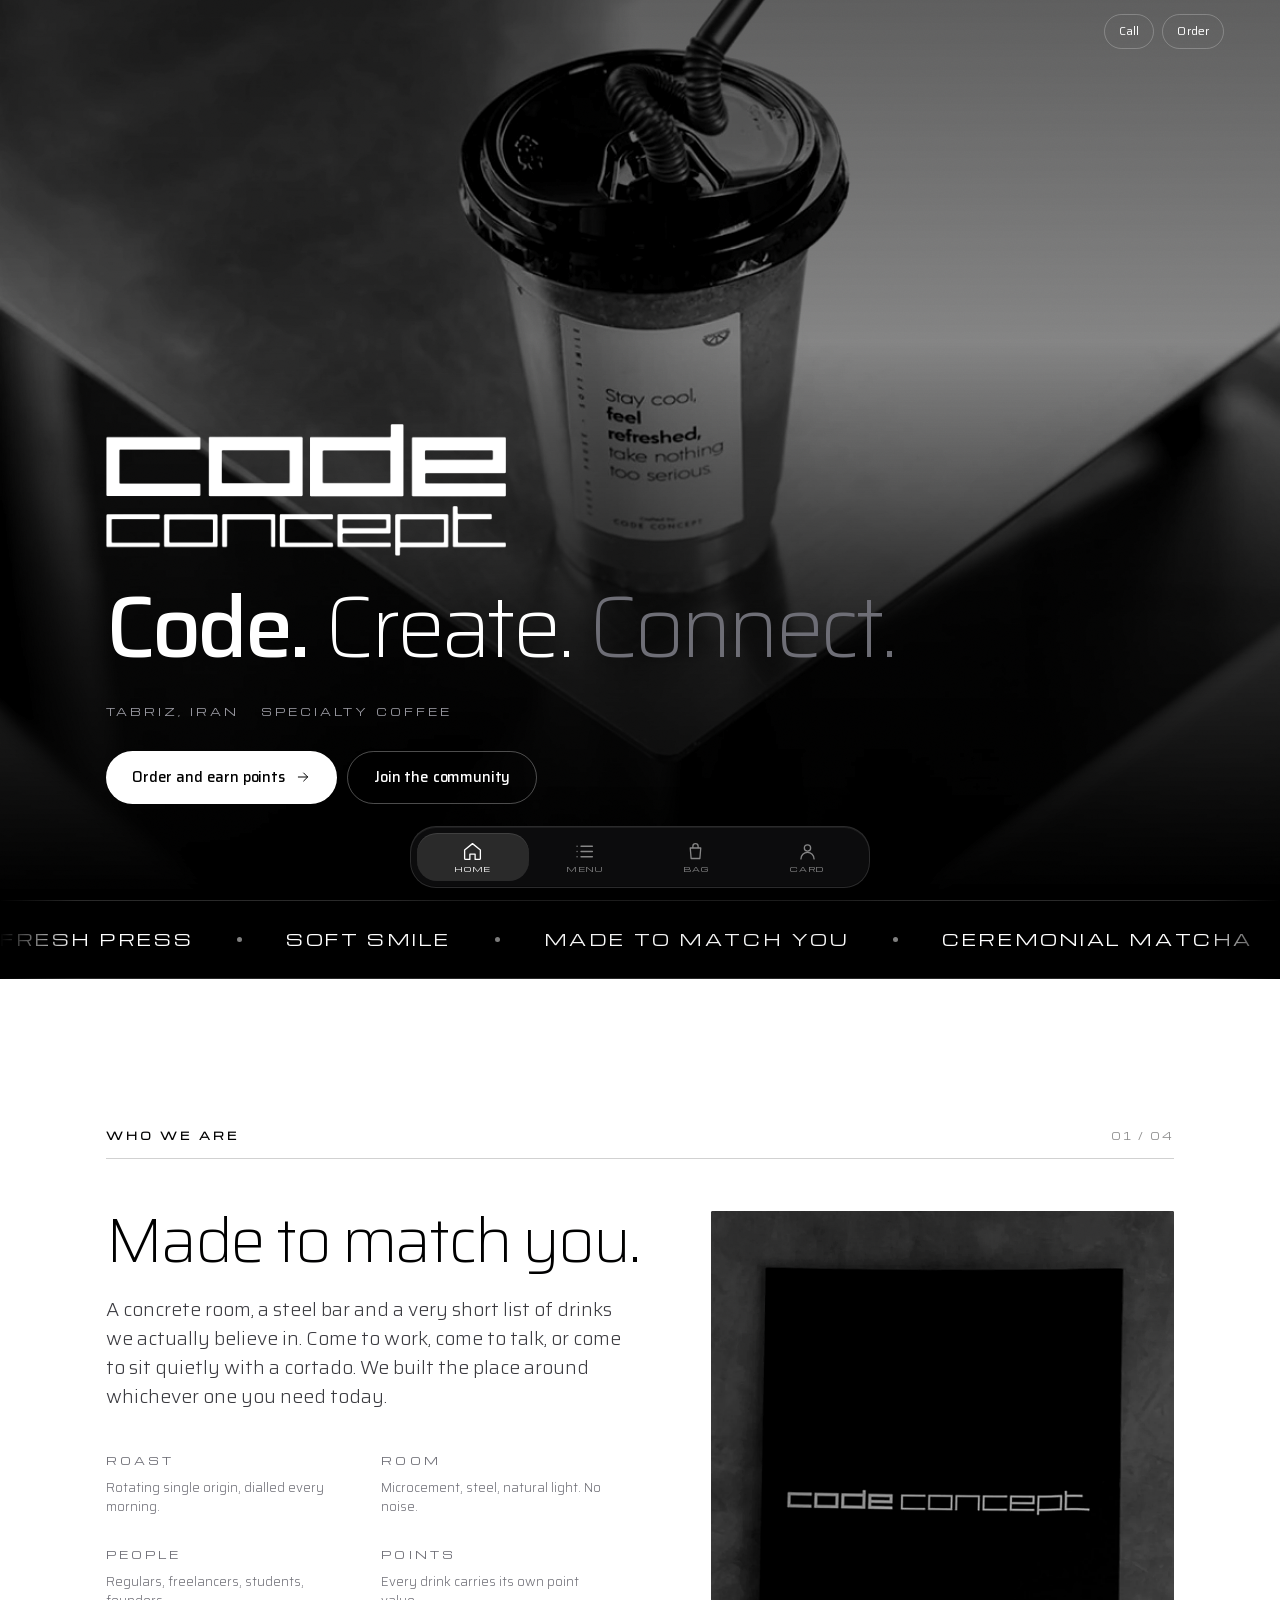
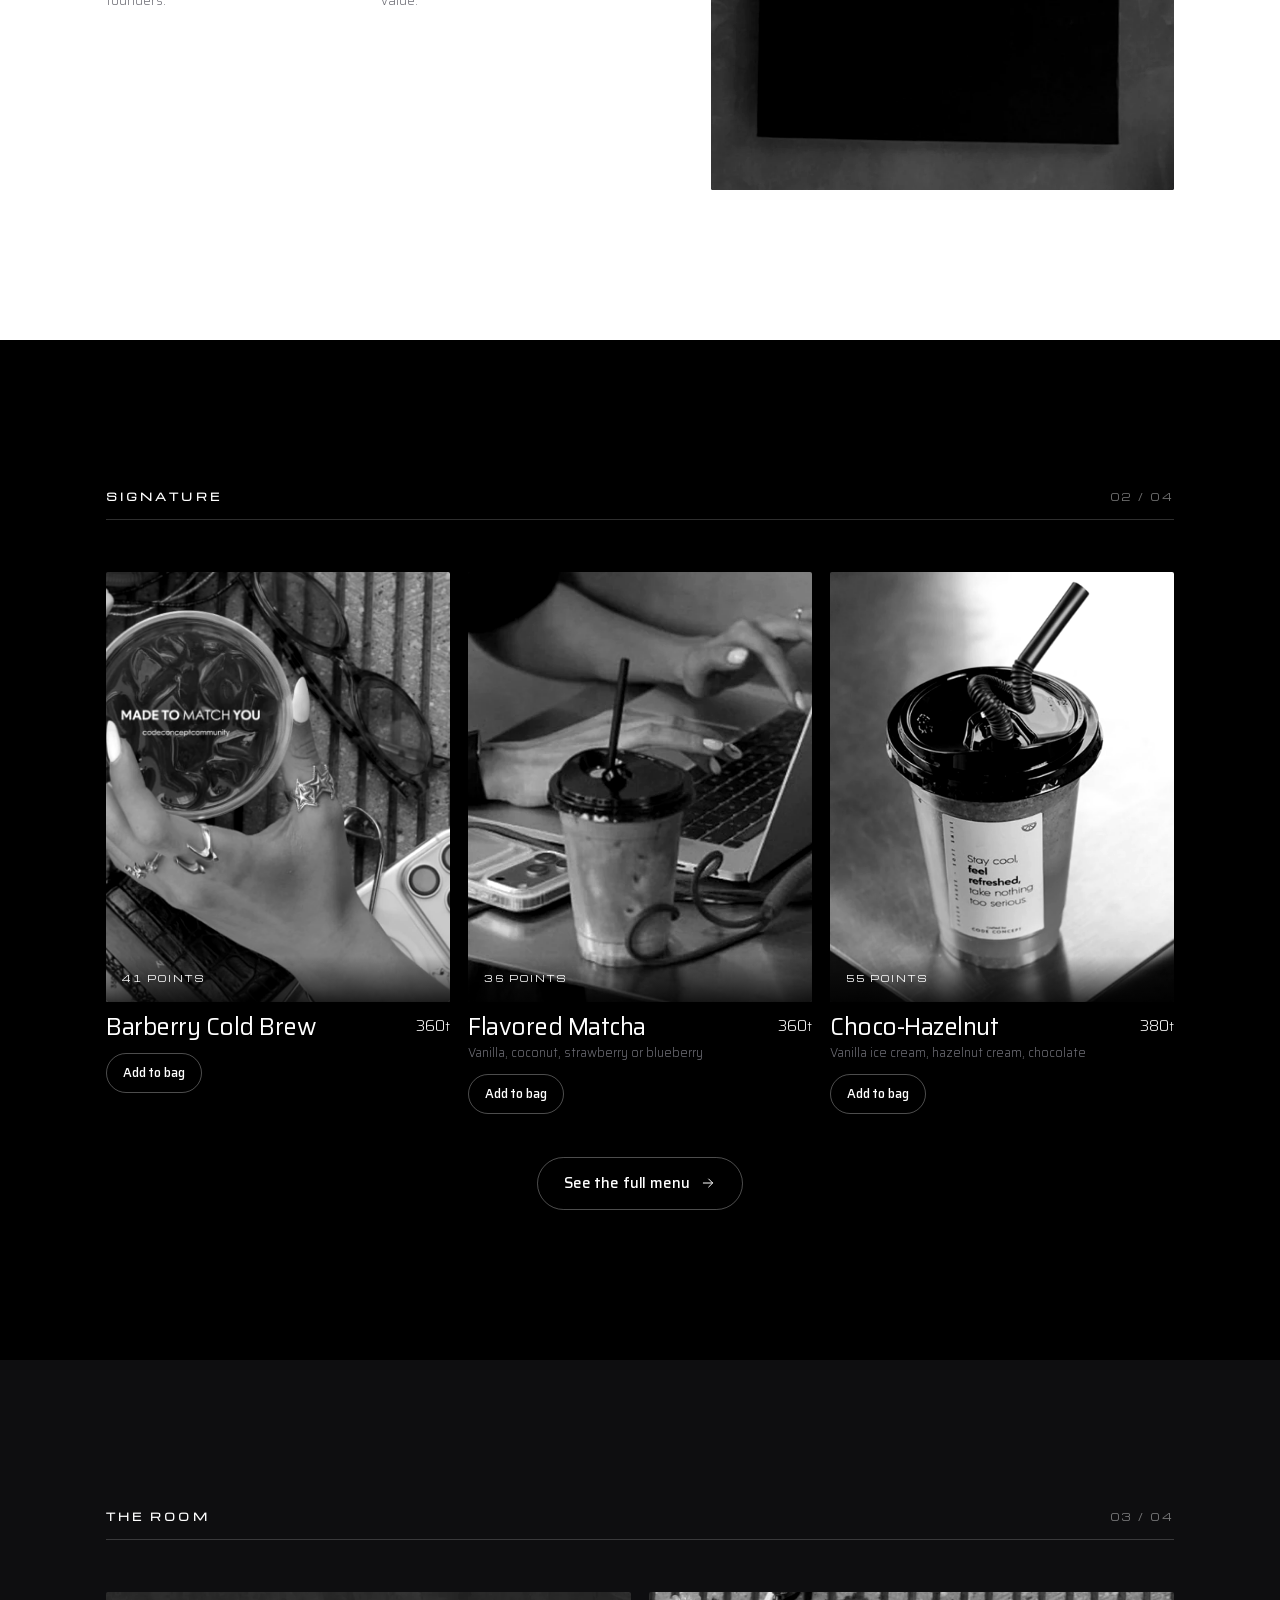
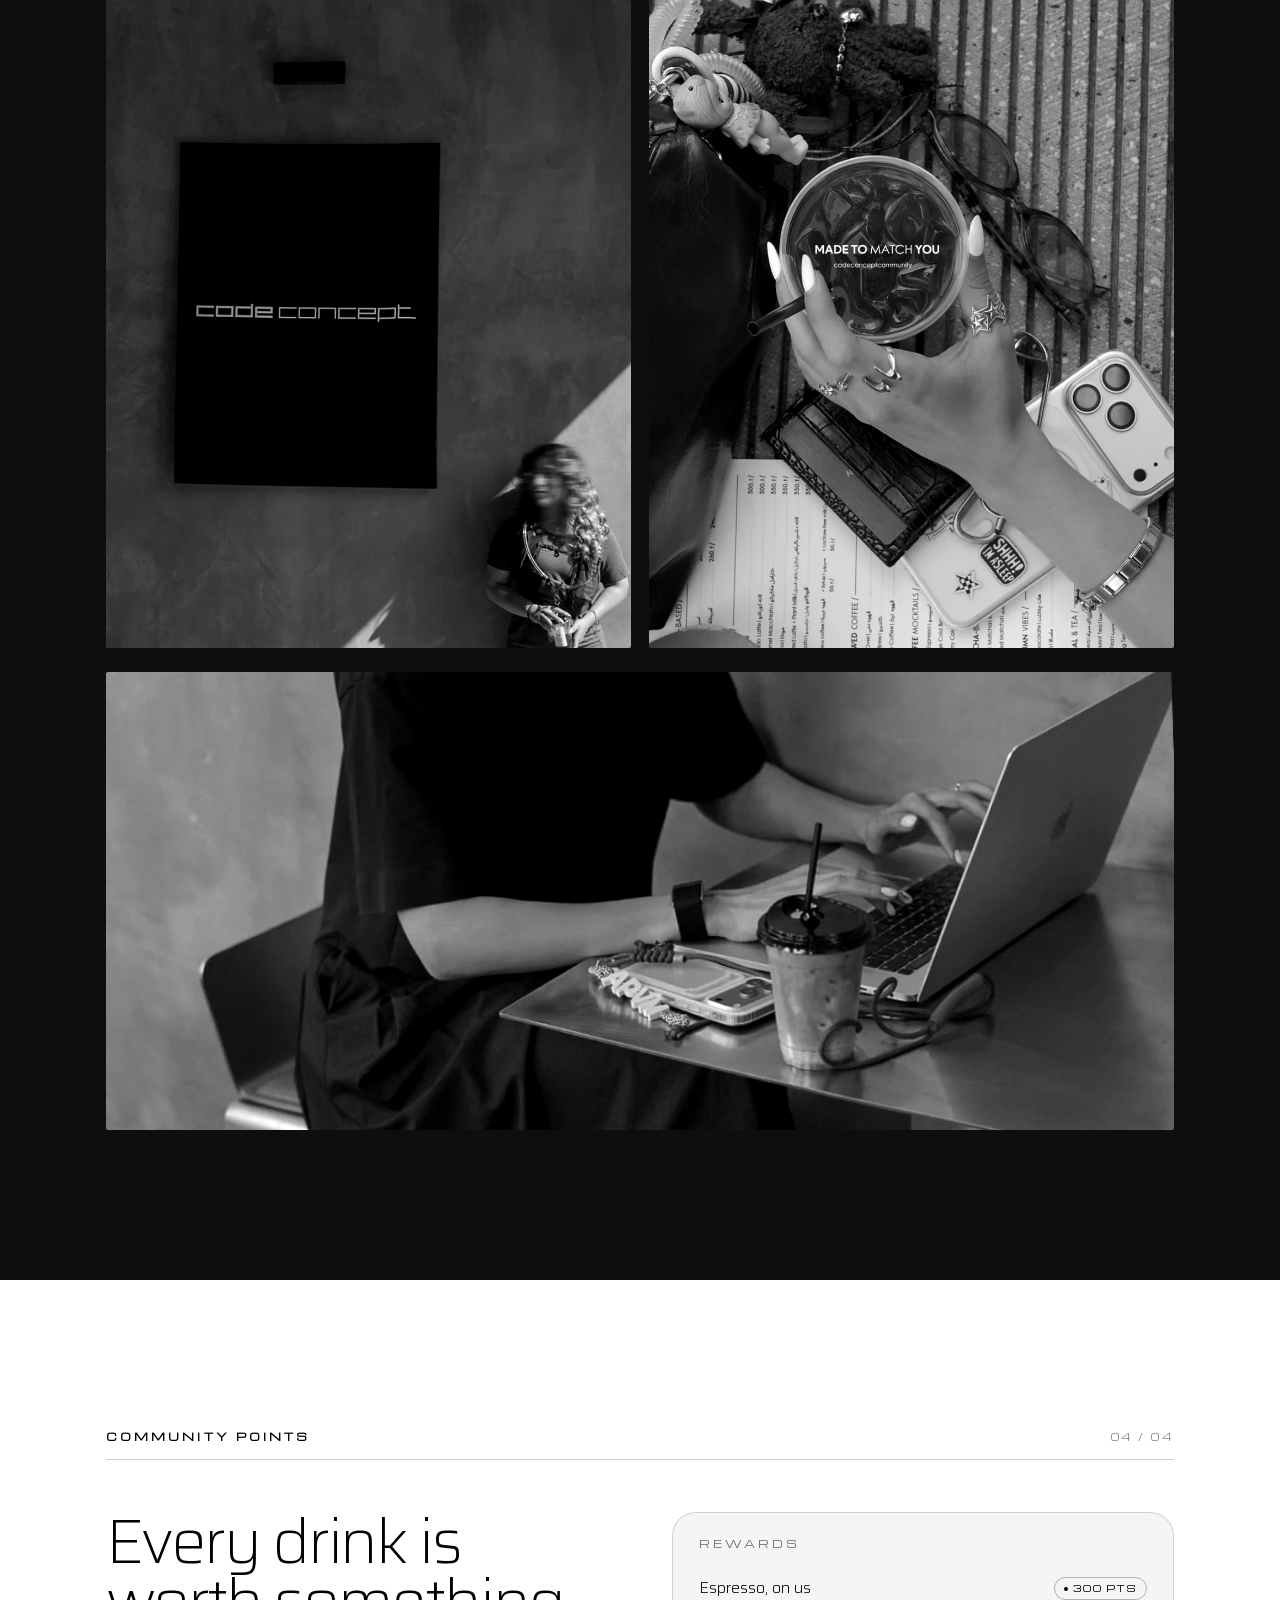
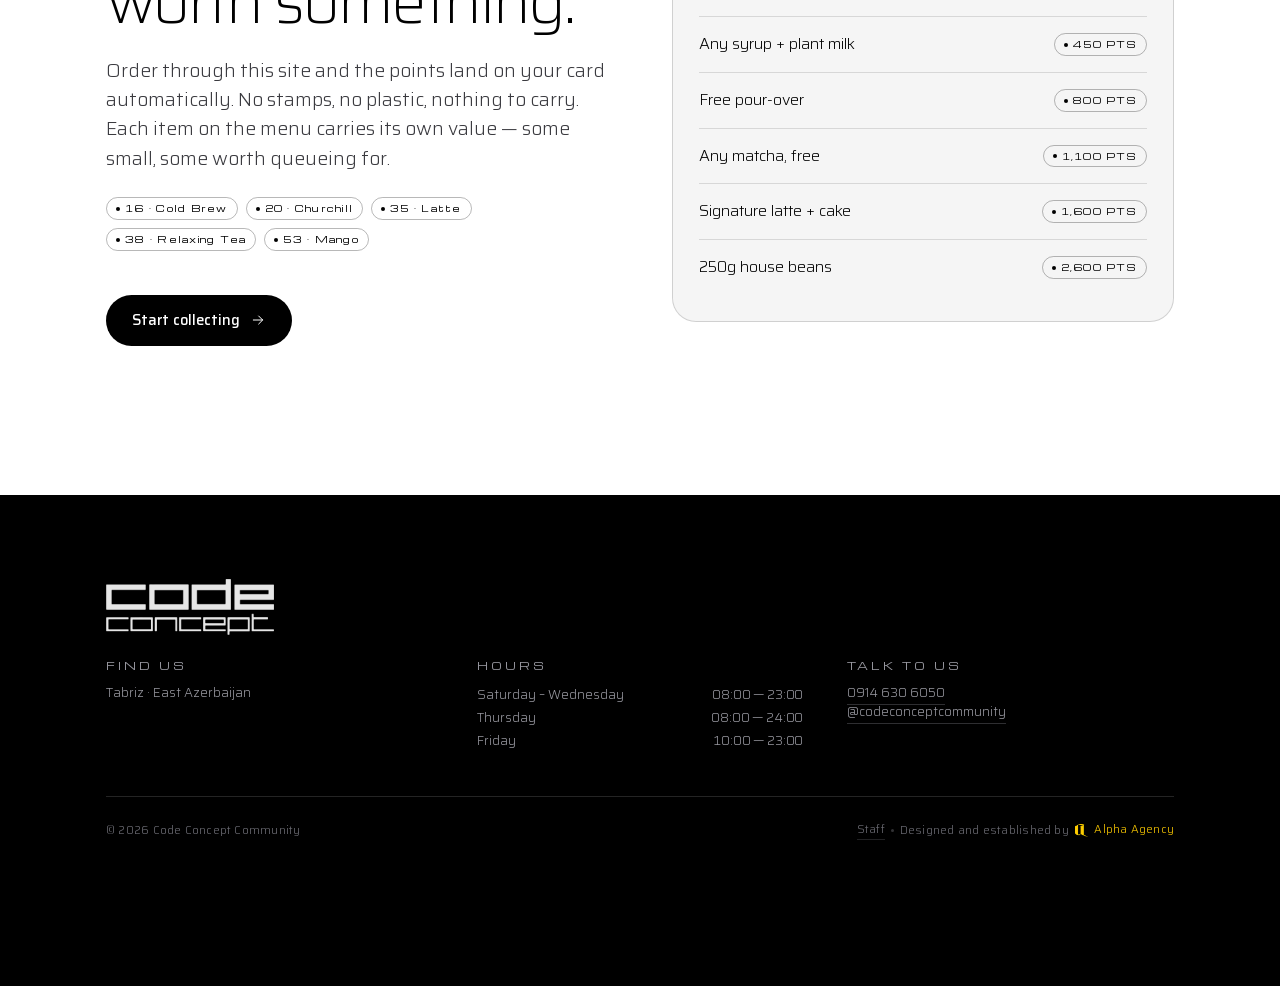
<file: index.html>
<!doctype html>
<html lang="en">
<head>
<meta charset="utf-8">
<meta name="viewport" content="width=device-width, initial-scale=1, viewport-fit=cover">
<title>Code Concept Community — Specialty coffee, Tabriz</title>
<meta name="description" content="Code Concept Community — specialty coffee in Tabriz. Code. Create. Connect. Order online, collect points on every drink.">

<meta name="theme-color" content="#000000">
<meta name="color-scheme" content="dark">
<meta name="apple-mobile-web-app-capable" content="yes">
<meta name="mobile-web-app-capable" content="yes">
<meta name="apple-mobile-web-app-status-bar-style" content="black-translucent">
<meta name="apple-mobile-web-app-title" content="Code Concept">
<meta name="format-detection" content="telephone=no">
<!-- Unapproved client preview: keep it out of search results until Code Concept sign off. -->
<meta name="robots" content="noindex, nofollow">

<script>
  /* Relaunching the installed app repaints at whatever scroll offset it was closed
     at — a half-scrolled hero, solid top bar, marquee peeking — until the router
     snaps it back. Take ownership of scroll before the browser can restore it.
     Inline and first, because restoration happens before external scripts run. */
  if ('scrollRestoration' in history) history.scrollRestoration = 'manual';
</script>

<link rel="manifest" href="manifest.webmanifest">
<link rel="icon" href="icons/favicon-32.png" sizes="32x32">
<link rel="icon" href="icons/favicon-16.png" sizes="16x16">
<link rel="apple-touch-icon" href="icons/apple-touch-icon.png">

<meta property="og:type" content="website">
<meta property="og:title" content="Code Concept Community">
<meta property="og:description" content="Specialty coffee in Tabriz. Code. Create. Connect.">
<meta property="og:image" content="assets/img/space.webp">
<meta name="twitter:card" content="summary_large_image">

<link rel="preload" href="assets/fonts/saira-latin.woff2" as="font" type="font/woff2" crossorigin>
<link rel="preload" href="assets/fonts/michroma-latin.woff2" as="font" type="font/woff2" crossorigin>
<link rel="preload" href="assets/img/hero.webp" as="image" fetchpriority="high">
<link rel="stylesheet" href="assets/css/app.css?v=1140e1a2">

<!-- iOS standalone splash screens -->
<link rel="apple-touch-startup-image" href="icons/splash-1320x2868.png" media="(device-width:440px) and (device-height:956px) and (-webkit-device-pixel-ratio:3)">
<link rel="apple-touch-startup-image" href="icons/splash-1290x2796.png" media="(device-width:430px) and (device-height:932px) and (-webkit-device-pixel-ratio:3)">
<link rel="apple-touch-startup-image" href="icons/splash-1206x2622.png" media="(device-width:402px) and (device-height:874px) and (-webkit-device-pixel-ratio:3)">
<link rel="apple-touch-startup-image" href="icons/splash-1179x2556.png" media="(device-width:393px) and (device-height:852px) and (-webkit-device-pixel-ratio:3)">
<link rel="apple-touch-startup-image" href="icons/splash-1284x2778.png" media="(device-width:428px) and (device-height:926px) and (-webkit-device-pixel-ratio:3)">
<link rel="apple-touch-startup-image" href="icons/splash-1170x2532.png" media="(device-width:390px) and (device-height:844px) and (-webkit-device-pixel-ratio:3)">
<link rel="apple-touch-startup-image" href="icons/splash-1125x2436.png" media="(device-width:375px) and (device-height:812px) and (-webkit-device-pixel-ratio:3)">
<link rel="apple-touch-startup-image" href="icons/splash-828x1792.png" media="(device-width:414px) and (device-height:896px) and (-webkit-device-pixel-ratio:2)">
<link rel="apple-touch-startup-image" href="icons/splash-750x1334.png" media="(device-width:375px) and (device-height:667px) and (-webkit-device-pixel-ratio:2)">
</head>
<body>

<a class="skip" href="#app">Skip to content</a>
<div class="grain" aria-hidden="true"></div>

<header class="topbar" id="topbar">
  <a href="#/" aria-label="Code Concept Community — home">
    <img class="topbar__mark" src="assets/img/logo-white.png" alt="Code Concept Community" width="1015" height="333">
  </a>
  <div class="topbar__right">
    <a class="chip opt" href="tel:+989146306050"><span>Call</span></a>
    <a class="chip" href="#/menu"><span>Order</span></a>
  </div>
</header>

<main id="app"></main>

<nav class="tabbar" id="tabbar" aria-label="Primary"></nav>

<div class="toasts" id="toasts" aria-live="polite" aria-atomic="false"></div>

<noscript>
  <div style="padding:120px 24px 60px;max-width:640px;margin:auto">
    <h1 style="font-weight:200;font-size:2rem">Code Concept Community</h1>
    <p style="color:#9a9aa2;margin-top:16px">Specialty coffee in Tabriz. This preview needs JavaScript
      for ordering and points. Call <a href="tel:+989146306050" style="color:#fff">0914 630 6050</a> to order.</p>
  </div>
</noscript>

<script src="assets/js/qr.js?v=1140e1a2"></script>
<script src="assets/js/data.js?v=1140e1a2"></script>
<script src="assets/js/api.js?v=1140e1a2"></script>
<script src="assets/js/store.js?v=1140e1a2"></script>
<script src="assets/js/ui.js?v=1140e1a2"></script>
<script src="assets/js/views.js?v=1140e1a2"></script>
<script src="assets/js/crm.js?v=1140e1a2"></script>
<script src="assets/js/app.js?v=1140e1a2"></script>
</body>
</html>
</file>
<file: assets/css/app.css>
/* ============================================================================
   Code Concept Community — monochrome system
   Black, white, and the grey between. Nothing else.
   ========================================================================== */

/* ---- fonts ---------------------------------------------------------------- */
@font-face {
  font-family: 'Michroma';
  src: url('../fonts/michroma-latin.woff2') format('woff2');
  font-weight: 400; font-style: normal; font-display: swap;
  unicode-range: U+0000-00FF, U+0131, U+0152-0153, U+02BB-02BC, U+2000-206F, U+2212;
}
@font-face {
  font-family: 'Saira';
  src: url('../fonts/saira-latin.woff2') format('woff2');
  font-weight: 100 900; font-style: normal; font-display: swap;
  unicode-range: U+0000-00FF, U+0131, U+0152-0153, U+02BB-02BC, U+2000-206F, U+2212;
}

/* ---- tokens --------------------------------------------------------------- */
:root {
  --black: #000;
  --ink-1: #060607;
  --ink-2: #0e0e10;
  --grey-1: #3a3a3f;
  --grey-2: #6e6e76;
  --grey-3: #9a9aa2;
  --grey-4: #c9c9ce;
  --white: #fff;

  --sans: 'Saira', -apple-system, BlinkMacSystemFont, 'Segoe UI', Helvetica, Arial, sans-serif;
  --tech: 'Michroma', 'Saira', monospace;

  --r-m: 16px;
  --r-l: 24px;
  --r-xl: 32px;

  --gut: clamp(18px, 5vw, 56px);
  --maxw: 1180px;

  --ease: cubic-bezier(.22, 1, .36, 1);
  --ease-io: cubic-bezier(.65, 0, .35, 1);
  --spring: cubic-bezier(.34, 1.56, .64, 1);

  --tabh: 62px;

  color-scheme: dark;
}

/* ---- reset ---------------------------------------------------------------- */
*, *::before, *::after { box-sizing: border-box; }
html {
  -webkit-text-size-adjust: 100%;
  scroll-behavior: smooth;
  background: var(--black);
  /* `clip`, never `hidden` — hidden would make this a scroll container and
     silently break every position:sticky inside it (the menu chip bar). */
  overflow-x: clip;
}
body {
  margin: 0;
  font-family: var(--sans);
  font-weight: 300;
  font-size: 16px;
  line-height: 1.55;
  color: var(--white);
  background: var(--black);
  -webkit-font-smoothing: antialiased;
  -moz-osx-font-smoothing: grayscale;
  overscroll-behavior-y: none;
  padding-bottom: calc(var(--tabh) + env(safe-area-inset-bottom) + 28px);
}
svg, video { display: block; max-width: 100%; }
/* width/height attributes are there to reserve layout space; never let the
   intrinsic height fight a CSS width and squash the mark. */
img { display: block; max-width: 100%; height: auto; }
button, input, select, textarea { font: inherit; color: inherit; }
button { background: none; border: 0; cursor: pointer; padding: 0; }
a { color: inherit; text-decoration: none; }
h1, h2, h3, h4, p, figure, ul, ol { margin: 0; }
ul, ol { padding: 0; list-style: none; }
table { border-collapse: collapse; width: 100%; }

:focus-visible {
  outline: 2px solid currentColor;
  outline-offset: 3px;
  border-radius: 4px;
}

::selection { background: var(--white); color: var(--black); }
[data-tone="light"] ::selection { background: var(--black); color: var(--white); }

.skip {
  position: fixed; top: -100px; left: 12px; z-index: 200;
  background: var(--white); color: var(--black); padding: 10px 16px;
  border-radius: 10px; font-weight: 500; transition: top .2s var(--ease);
}
.skip:focus { top: 12px; }

/* ---- grain ---------------------------------------------------------------- */
.grain {
  position: fixed; inset: -50%; z-index: 1; pointer-events: none;
  opacity: .035; mix-blend-mode: overlay;
  background-image: url("data:image/svg+xml,%3Csvg xmlns='http://www.w3.org/2000/svg' width='180' height='180'%3E%3Cfilter id='n'%3E%3CfeTurbulence type='fractalNoise' baseFrequency='.85' numOctaves='3' stitchTiles='stitch'/%3E%3C/filter%3E%3Crect width='180' height='180' filter='url(%23n)'/%3E%3C/svg%3E");
  animation: grainshift 6s steps(6) infinite;
}
@keyframes grainshift {
  0%   { transform: translate(0, 0); }
  20%  { transform: translate(-3%, 2%); }
  40%  { transform: translate(2%, -3%); }
  60%  { transform: translate(-2%, -2%); }
  80%  { transform: translate(3%, 3%); }
  100% { transform: translate(0, 0); }
}

/* ---- typography ----------------------------------------------------------- */
.eyebrow {
  font-family: var(--tech);
  font-size: clamp(.55rem, 1.5vw, .64rem);
  letter-spacing: .3em;
  text-transform: uppercase;
  color: var(--grey-3);
  line-height: 1;
}
[data-tone="light"] .eyebrow { color: var(--grey-2); }

.h2 {
  font-weight: 200;
  font-size: clamp(2rem, 6.4vw, 3.9rem);
  line-height: .96;
  letter-spacing: -.035em;
  text-wrap: balance;
}
.h3 {
  font-weight: 400;
  font-size: clamp(1.15rem, 3.2vw, 1.5rem);
  line-height: 1.15;
  letter-spacing: -.02em;
}
.lede {
  font-size: clamp(1rem, 2.4vw, 1.22rem);
  font-weight: 300;
  line-height: 1.5;
  color: var(--grey-4);
  max-width: 46ch;
  text-wrap: pretty;
}
[data-tone="light"] .lede { color: var(--grey-1); }
.small { font-size: .82rem; color: var(--grey-3); line-height: 1.45; }
[data-tone="light"] .small { color: var(--grey-2); }
.mono-num { font-variant-numeric: tabular-nums; letter-spacing: -.01em; }

[dir="ltr"] { direction: ltr; unicode-bidi: isolate; }

/* ---- layout --------------------------------------------------------------- */
.wrap { width: 100%; max-width: var(--maxw); margin-inline: auto; padding-inline: var(--gut); }
.section { position: relative; padding-block: clamp(72px, 12vw, 150px); }
.section--tight { padding-block: clamp(48px, 8vw, 96px); }
[data-tone="light"] { background: var(--white); color: var(--black); }
[data-tone="dark"]  { background: var(--black); color: var(--white); }
[data-tone="ink"]   { background: var(--ink-2); color: var(--white); }

.rule { height: 1px; background: currentColor; opacity: .16; width: 100%; }
.row { display: flex; align-items: center; gap: 12px; }
.between { display: flex; align-items: center; justify-content: space-between; gap: 16px; }

/* section head: eyebrow + index number, hairline underneath */
.sechead {
  display: flex; align-items: baseline; justify-content: space-between;
  gap: 16px; padding-bottom: 14px; margin-bottom: clamp(28px, 5vw, 52px);
  border-bottom: 1px solid currentColor;
}
.sechead .idx { font-family: var(--tech); font-size: .6rem; letter-spacing: .2em; opacity: .45; }
.sechead--soft { border-bottom-color: color-mix(in srgb, currentColor 18%, transparent); }

/* ---- buttons -------------------------------------------------------------- */
.btn {
  --bg: var(--white); --fg: var(--black);
  display: inline-flex; align-items: center; justify-content: center; gap: 10px;
  background: var(--bg); color: var(--fg);
  border-radius: 999px;
  padding: 14px 26px;
  font-weight: 500; font-size: .92rem; letter-spacing: -.01em;
  transition: transform .3s var(--spring), opacity .2s, background .2s, color .2s;
  will-change: transform;
  -webkit-tap-highlight-color: transparent;
}
/* the reset's `max-width:100%` lets a flex item shrink an icon to nothing when
   the label is long — pin icons to their declared size */
.btn > svg, .chip > svg, .add > svg, .qty > button > svg { flex: 0 0 auto; }
.btn:hover { transform: translateY(-2px); }
.btn:active { transform: scale(.97); }
.btn[disabled] { opacity: .35; pointer-events: none; }
.btn--ghost {
  --bg: transparent; --fg: currentColor;
  border: 1px solid color-mix(in srgb, currentColor 30%, transparent);
}
.btn--ghost:hover { background: color-mix(in srgb, currentColor 10%, transparent); }
.btn--dark { --bg: var(--black); --fg: var(--white); }
.btn--sm { padding: 9px 16px; font-size: .8rem; }
.btn--block { width: 100%; }
.btn--lg { padding: 17px 34px; font-size: 1rem; }

.chip {
  display: inline-flex; align-items: center; gap: 7px;
  border: 1px solid color-mix(in srgb, currentColor 24%, transparent);
  border-radius: 999px; padding: 7px 14px;
  font-size: .76rem; font-weight: 400; letter-spacing: .01em;
  white-space: nowrap;
  transition: background .2s, color .2s, border-color .2s, transform .2s var(--spring);
  -webkit-tap-highlight-color: transparent;
}
.chip:active { transform: scale(.95); }
.chip[aria-pressed="true"], .chip.is-on { background: currentColor; border-color: currentColor; }
.chip[aria-pressed="true"] span, .chip.is-on span { color: var(--black); }
[data-tone="light"] .chip[aria-pressed="true"] span, [data-tone="light"] .chip.is-on span { color: var(--white); }

.pts {
  display: inline-flex; align-items: center; gap: 5px;
  font-family: var(--tech); font-size: .56rem; letter-spacing: .14em;
  border: 1px solid color-mix(in srgb, currentColor 28%, transparent);
  border-radius: 999px; padding: 4px 9px 3px;
  white-space: nowrap;
  font-variant-numeric: tabular-nums;
}
.pts::before { content: ''; width: 4px; height: 4px; border-radius: 50%; background: currentColor; }

/* ---- glass tab bar (iOS) --------------------------------------------------- */
.tabbar {
  position: fixed; z-index: 90;
  left: 50%; transform: translateX(-50%);
  bottom: calc(env(safe-area-inset-bottom, 0px) + 12px);
  width: min(440px, calc(100vw - 24px));
  height: var(--tabh);
  display: grid; grid-auto-flow: column; grid-auto-columns: 1fr;
  align-items: stretch;
  padding: 6px;
  border-radius: 26px;
  background: rgba(22, 22, 24, .58);
  border: 1px solid rgba(255, 255, 255, .13);
  box-shadow:
    0 1px 0 rgba(255, 255, 255, .07) inset,
    0 -1px 0 rgba(0, 0, 0, .3) inset,
    0 18px 48px rgba(0, 0, 0, .55),
    0 3px 12px rgba(0, 0, 0, .35);
  -webkit-backdrop-filter: blur(26px) saturate(200%);
  backdrop-filter: blur(26px) saturate(200%);
  transition: transform .45s var(--ease), opacity .3s;
}
@supports not ((backdrop-filter: blur(1px)) or (-webkit-backdrop-filter: blur(1px))) {
  .tabbar { background: rgba(16, 16, 18, .95); }
}
body.tabs-hidden .tabbar {
  transform: translateX(-50%) translateY(calc(100% + 24px));
  opacity: 0; pointer-events: none;
}
.tabbar__pill {
  position: absolute; top: 6px; left: 6px; height: calc(100% - 12px);
  border-radius: 20px;
  background: rgba(255, 255, 255, .12);
  box-shadow: 0 1px 0 rgba(255, 255, 255, .10) inset;
  transition: transform .48s var(--spring), width .48s var(--spring);
  pointer-events: none;
}
.tab {
  position: relative; z-index: 1;
  display: flex; flex-direction: column; align-items: center; justify-content: center;
  gap: 3px;
  color: rgba(255, 255, 255, .5);
  transition: color .25s var(--ease), transform .3s var(--spring);
  -webkit-tap-highlight-color: transparent;
  border-radius: 20px;
}
.tab svg { width: 21px; height: 21px; stroke-width: 1.5; }
.tab span {
  font-family: var(--tech); font-size: .46rem; letter-spacing: .1em;
  text-transform: uppercase; line-height: 1;
}
.tab[aria-current="page"] { color: #fff; }
.tab:active { transform: scale(.9); }
.tab__badge {
  position: absolute; top: 4px; right: calc(50% - 22px);
  min-width: 16px; height: 16px; padding: 0 4px;
  border-radius: 999px; background: #fff; color: #000;
  font-family: var(--sans); font-size: .58rem; font-weight: 600; line-height: 16px;
  text-align: center; letter-spacing: 0;
  transform: scale(0); transition: transform .35s var(--spring);
  font-variant-numeric: tabular-nums;
}
.tab__badge.on { transform: scale(1); }

/* ---- top bar -------------------------------------------------------------- */
.topbar {
  position: fixed; top: 0; left: 0; right: 0; z-index: 80;
  display: flex; align-items: center; justify-content: space-between;
  padding: 14px var(--gut);
  padding-top: calc(env(safe-area-inset-top, 0px) + 14px);
  transition: background .4s var(--ease), border-color .4s, backdrop-filter .4s, transform .4s var(--ease);
  border-bottom: 1px solid transparent;
}
.topbar.solid {
  background: rgba(0, 0, 0, .6);
  -webkit-backdrop-filter: blur(20px) saturate(180%);
  backdrop-filter: blur(20px) saturate(180%);
  border-bottom-color: rgba(255, 255, 255, .1);
}
.topbar.solid.on-light {
  background: rgba(255, 255, 255, .72);
  border-bottom-color: rgba(0, 0, 0, .1);
}
.topbar__mark {
  height: 19px; width: auto;
  opacity: 0; transform: translateY(-4px);
  transition: filter .35s var(--ease), opacity .4s var(--ease), transform .4s var(--ease);
}
.topbar.solid .topbar__mark { opacity: 1; transform: none; }
.topbar.on-light .topbar__mark { filter: invert(1); }
.topbar.on-light { color: var(--black); }
.topbar__right { display: flex; align-items: center; gap: 8px; flex-shrink: 0; }
@media (max-width: 430px) { .topbar__right .chip.opt { display: none; } }

/* ---- hero ----------------------------------------------------------------- */
/* Poster layout: photograph on top, fading into a black field where the type
   lives. Sidesteps the aspect mismatch between a square-ish photo and a tall
   phone, and matches the black posters on the café's own walls. */
.hero {
  /* vh first as the floor: if an engine cannot resolve svh the declaration is
     dropped and the hero would collapse to content height. */
  position: relative; min-height: 100vh; min-height: 100svh;
  display: flex; flex-direction: column; justify-content: flex-end;
  padding-top: 90px;
  padding-bottom: calc(var(--tabh) + env(safe-area-inset-bottom, 0px) + 34px);
  overflow: hidden;
}
.hero__media { position: absolute; inset: 0 0 auto 0; height: 60%; z-index: 0; }
.hero__media img {
  width: 100%; height: 100%; object-fit: cover; object-position: 50% 40%;
  filter: grayscale(1) contrast(1.02) brightness(1.14);
  transform: scale(1.05);
  animation: heroIn 2.6s var(--ease) forwards;
}
@keyframes heroIn { to { transform: scale(1); } }
.hero__media::after {
  content: ''; position: absolute; inset: 0;
  background: linear-gradient(to bottom, rgba(0,0,0,.34) 0%, rgba(0,0,0,0) 22%,
                              rgba(0,0,0,0) 46%, rgba(0,0,0,.55) 78%, #000 99%);
}
.hero__inner { position: relative; z-index: 2; width: 100%; }
.hero__mark { width: min(66vw, 400px); height: auto; margin-bottom: clamp(16px, 3vw, 30px); }
.hero__tag {
  font-weight: 200; letter-spacing: -.04em; line-height: .96;
  font-size: clamp(1.95rem, 8.4vw, 5.4rem);
}
@media (min-width: 760px) {
  .hero__media { inset: 0; height: 100%; }
  .hero__media img { object-position: 50% 38%; filter: grayscale(1) contrast(1.05) brightness(.74); }
  .hero__media::after {
    background: linear-gradient(to top, #000 1%, rgba(0,0,0,.78) 30%,
                                rgba(0,0,0,.3) 62%, rgba(0,0,0,.5) 100%);
  }
}
.hero__tag b { font-weight: 500; }
.hero__tag i { font-style: normal; color: var(--grey-2); }
.hero__meta {
  display: flex; flex-wrap: wrap; gap: 8px 22px; align-items: center;
  margin-top: clamp(18px, 3vw, 40px);
}
.hero__cta { display: flex; flex-wrap: wrap; gap: 10px; margin-top: clamp(18px, 3vw, 34px); }
@media (max-width: 620px) { .hero__cta .btn { flex: 1 1 100%; } }
/* ---- sold out ------------------------------------------------------------- */
.mitem.is-off .mitem__d,
.mitem.is-off .mitem__p { opacity: .38; }
.mitem.is-off .mitem__en { opacity: .5; }
.mitem.is-off .mitem__p { text-decoration: line-through; }
/* the pill must stay readable — it carries the only "sold out" wording */
.mitem.is-off .pts--off { opacity: 1; border-style: dashed; }
.pts--off { border-style: dashed; }
.add.add--off {
  display: grid; place-items: center; opacity: .3;
  border-style: dashed; cursor: not-allowed;
}

/* ---- marquee -------------------------------------------------------------- */
.marquee {
  overflow: hidden; padding-block: clamp(16px, 2.6vw, 26px);
  border-block: 1px solid color-mix(in srgb, currentColor 16%, transparent);
  -webkit-mask-image: linear-gradient(to right, transparent, #000 6%, #000 94%, transparent);
  mask-image: linear-gradient(to right, transparent, #000 6%, #000 94%, transparent);
}
.marquee__track { display: flex; width: max-content; animation: slide 34s linear infinite; }
.marquee:hover .marquee__track { animation-play-state: paused; }
.marquee__item {
  display: flex; align-items: center; gap: clamp(20px, 4vw, 44px);
  padding-right: clamp(20px, 4vw, 44px);
  font-family: var(--tech); font-size: clamp(.7rem, 2vw, 1rem);
  letter-spacing: .16em; text-transform: uppercase; white-space: nowrap;
}
.marquee__item::after { content: ''; width: 5px; height: 5px; border-radius: 50%; background: currentColor; opacity: .5; }
@keyframes slide { to { transform: translateX(-50%); } }

/* ---- media ---------------------------------------------------------------- */
.frame {
  position: relative; overflow: hidden; background: var(--ink-2);
  border-radius: 2px;
}
.frame img {
  width: 100%; height: 100%; object-fit: cover;
  filter: grayscale(1) contrast(1.04);
  transition: transform 1.1s var(--ease), filter .6s var(--ease);
}
.frame--45 { aspect-ratio: 4 / 5; }
.frame--wide { aspect-ratio: 21 / 9; }
a:hover > .frame img, .frame:hover img { transform: scale(1.045); }
.frame__cap {
  position: absolute; left: 0; bottom: 0; right: 0; padding: 16px;
  background: linear-gradient(to top, rgba(0,0,0,.78), transparent);
  color: #fff; font-family: var(--tech); font-size: .55rem; letter-spacing: .2em;
  text-transform: uppercase;
}
.imgload { opacity: 0; transition: opacity .8s var(--ease); }
.imgload.ready { opacity: 1; }

/* ---- reveal --------------------------------------------------------------- */
.rv { opacity: 0; transform: translateY(26px); transition: opacity .9s var(--ease), transform .9s var(--ease); }
.rv.in { opacity: 1; transform: none; }
.rv-d1 { transition-delay: .08s; } .rv-d2 { transition-delay: .16s; }
.rv-d3 { transition-delay: .24s; } .rv-d4 { transition-delay: .32s; }

/* ---- views ---------------------------------------------------------------- */
/* The router paints into #app. Hold a full screen before it does, so the first
   frame is a clean black field rather than a short page with the sections below
   riding up into view. */
#app { min-height: 100vh; min-height: 100svh; }
.view { animation: viewIn .5s var(--ease); }
@keyframes viewIn { from { opacity: 0; transform: translateY(10px); } }
.pagehead { padding-top: calc(env(safe-area-inset-top, 0px) + 92px); }

/* ---- menu ----------------------------------------------------------------- */
/* The chips park directly under the fixed top bar. --topbarh is measured in JS
   so the two stay flush whatever the safe-area inset or font metrics do. */
.catbar-spacer { height: calc(var(--topbarh, 62px) + 14px); }
.catbar {
  position: sticky; top: var(--topbarh, 62px); z-index: 40;
  display: flex; gap: 8px; overflow-x: auto; scrollbar-width: none;
  padding: 11px var(--gut);
  margin-inline: calc(var(--gut) * -1);
  background: rgba(0, 0, 0, .72);
  -webkit-backdrop-filter: blur(22px) saturate(180%);
  backdrop-filter: blur(22px) saturate(180%);
  border-bottom: 1px solid rgba(255, 255, 255, .09);
  scroll-snap-type: x proximity;
  /* fade the right edge so it reads as scrollable rather than cut off */
  -webkit-mask-image: linear-gradient(to right, #000 calc(100% - 34px), transparent);
  mask-image: linear-gradient(to right, #000 calc(100% - 34px), transparent);
}
.catbar::-webkit-scrollbar { display: none; }
.catbar .chip { scroll-snap-align: start; flex: 0 0 auto; }
.catbar .chip:last-child { margin-right: 26px; }

/* A menu reads best in one narrow column, like the printed card. */
.menucol { max-width: 860px; }
.menusec { padding-top: clamp(38px, 6vw, 62px); scroll-margin-top: 130px; }
.menusec__head { display: flex; align-items: baseline; gap: 14px; flex-wrap: wrap; margin-bottom: 6px; }
.menusec__note { font-size: .78rem; color: var(--grey-2); letter-spacing: .02em; }

.mitem {
  display: grid;
  grid-template-columns: 1fr auto auto;
  align-items: center;
  gap: 14px;
  padding: 17px 0;
  border-bottom: 1px solid rgba(255, 255, 255, .09);
  transition: opacity .3s;
}
.mitem__t { min-width: 0; }
.mitem__en {
  font-size: 1.02rem; font-weight: 400; letter-spacing: -.015em; line-height: 1.25;
  display: flex; align-items: center; gap: 9px; flex-wrap: wrap;
}
/* Persian gloss: shaped right-to-left, but flushed to the English name it
   belongs to rather than to the far edge of a wide row. */
.mitem__d { font-size: .78rem; color: var(--grey-2); line-height: 1.4; margin-top: 3px; }
[data-tone="light"] .mitem__d { color: var(--grey-2); }
.mitem__p { font-variant-numeric: tabular-nums; font-size: .98rem; font-weight: 400; white-space: nowrap; }
.mitem__p small { font-size: .62rem; color: var(--grey-2); margin-left: 3px; letter-spacing: .06em; }
.mitem.is-hidden { display: none; }

/* three bean grades for one drink — the price is the choice */
.mitem--var { grid-template-columns: 1fr; align-items: start; gap: 12px; }
.beans { display: grid; grid-template-columns: repeat(3, minmax(0, 1fr)); gap: 8px; width: 100%; }
.bean {
  display: grid; gap: 2px; justify-items: start; text-align: left;
  border: 1px solid rgba(255, 255, 255, .16);
  border-radius: var(--r-m);
  padding: 10px 12px;
  transition: background .2s, border-color .2s, transform .2s var(--spring);
}
.bean:hover:not(:disabled) { background: rgba(255, 255, 255, .07); border-color: rgba(255, 255, 255, .34); }
.bean:active:not(:disabled) { transform: scale(.96); }
/* readable, not invisible — the price and the word "sold out" still have to be
   legible or the row just looks broken */
.bean:disabled { opacity: .55; cursor: not-allowed; border-style: dashed; }
.bean:disabled .bean__pts { color: var(--grey-3); }
.bean__l {
  font-family: var(--tech); font-size: .5rem; letter-spacing: .14em;
  text-transform: uppercase; color: var(--grey-3);
}
.bean__p { font-size: .95rem; }
.bean__pts { font-size: .62rem; color: var(--grey-2); font-variant-numeric: tabular-nums; }
@media (min-width: 620px) {
  .mitem--var { grid-template-columns: 1fr auto; align-items: center; }
  .beans { width: auto; grid-template-columns: repeat(3, 96px); }
}

.add {
  width: 34px; height: 34px; border-radius: 50%;
  border: 1px solid rgba(255, 255, 255, .26);
  display: grid; place-items: center;
  transition: background .2s, color .2s, transform .3s var(--spring), border-color .2s;
  flex-shrink: 0;
}
.add svg { width: 15px; height: 15px; }
.add:hover { background: #fff; color: #000; border-color: #fff; }
.add:active { transform: scale(.85); }
.add.done { background: #fff; color: #000; border-color: #fff; }

.qty { display: inline-flex; align-items: center; gap: 2px; }
.qty button {
  width: 30px; height: 30px; border-radius: 50%;
  border: 1px solid color-mix(in srgb, currentColor 24%, transparent);
  display: grid; place-items: center; transition: background .2s, transform .2s var(--spring);
}
.qty button:hover { background: color-mix(in srgb, currentColor 14%, transparent); }
.qty button:active { transform: scale(.86); }
.qty svg { width: 12px; height: 12px; }
.qty output { min-width: 26px; text-align: center; font-variant-numeric: tabular-nums; font-size: .92rem; }

/* ---- cards ---------------------------------------------------------------- */
.card {
  border: 1px solid color-mix(in srgb, currentColor 15%, transparent);
  border-radius: var(--r-l);
  padding: clamp(18px, 3vw, 26px);
  background: color-mix(in srgb, currentColor 4%, transparent);
}
.tile {
  border: 1px solid color-mix(in srgb, currentColor 14%, transparent);
  border-radius: var(--r-m); padding: 16px 18px;
}
.grid { display: grid; gap: clamp(12px, 2vw, 18px); }
/* stacked eyebrow + copy pairs need air between rows, not just columns */
.grid.pairs { row-gap: clamp(24px, 4vw, 34px); }
.grid-2 { grid-template-columns: repeat(2, minmax(0, 1fr)); }
.grid-3 { grid-template-columns: repeat(3, minmax(0, 1fr)); }
.grid-4 { grid-template-columns: repeat(4, minmax(0, 1fr)); }

/* editorial splits — collapse to one column before they can push the page wide */
.split      { grid-template-columns: minmax(0, 1.15fr) minmax(0, 1fr); gap: clamp(28px, 6vw, 72px); }
.split-even { grid-template-columns: minmax(0, 1fr) minmax(0, 1fr);    gap: clamp(24px, 5vw, 64px); }
.mosaic     { grid-template-columns: repeat(12, minmax(0, 1fr)); }
.mosaic > .m7 { grid-column: span 7; }
.mosaic > .m5 { grid-column: span 5; }

@media (max-width: 860px) {
  .grid-3, .grid-4 { grid-template-columns: repeat(2, minmax(0, 1fr)); }
  .split, .split-even { grid-template-columns: minmax(0, 1fr); }
}
@media (max-width: 620px) {
  .mosaic { grid-template-columns: repeat(2, minmax(0, 1fr)); }
  .mosaic > .m7, .mosaic > .m5 { grid-column: span 1; }
}
@media (max-width: 560px) {
  .grid-2, .grid-3, .grid-4 { grid-template-columns: minmax(0, 1fr); }
  .grid-2.keep, .grid-4.keep { grid-template-columns: repeat(2, minmax(0, 1fr)); }
}

.stat { display: grid; gap: 4px; }
.stat__n { font-size: clamp(1.6rem, 5vw, 2.3rem); font-weight: 200; letter-spacing: -.04em; line-height: 1; font-variant-numeric: tabular-nums; }
.stat__l { font-family: var(--tech); font-size: .52rem; letter-spacing: .18em; text-transform: uppercase; color: var(--grey-2); }

/* ---- member card ---------------------------------------------------------- */
.mcard {
  position: relative; overflow: hidden;
  border-radius: var(--r-xl);
  background: linear-gradient(155deg, #191919 0%, #000 55%, #101010 100%);
  border: 1px solid rgba(255, 255, 255, .16);
  padding: clamp(20px, 4vw, 28px);
  color: #fff;
  box-shadow: 0 24px 60px rgba(0, 0, 0, .5);
}
.mcard::before {
  content: ''; position: absolute; inset: 0;
  background: radial-gradient(120% 80% at 85% 0%, rgba(255,255,255,.10), transparent 60%);
  pointer-events: none;
}
.mcard__top { display: flex; justify-content: space-between; align-items: flex-start; gap: 16px; position: relative; }
.mcard__mark { width: 118px; opacity: .95; }
.mcard__qr {
  background: #fff; padding: 8px; border-radius: 10px; width: 104px; height: 104px;
  flex-shrink: 0;
}
.mcard__qr svg { width: 100%; height: 100%; }
.mcard__code {
  font-family: var(--tech); font-size: .8rem; letter-spacing: .18em; margin-top: 4px;
}
.mcard__bal { display: flex; align-items: flex-end; gap: 10px; margin-top: 22px; position: relative; }
.mcard__bal b { font-size: clamp(2.6rem, 11vw, 3.6rem); font-weight: 200; letter-spacing: -.05em; line-height: .85; font-variant-numeric: tabular-nums; }
.mcard__bal span { font-family: var(--tech); font-size: .55rem; letter-spacing: .2em; color: var(--grey-3); padding-bottom: 5px; }

.ring {
  --pct: 0;
  width: 58px; height: 58px; border-radius: 50%; flex-shrink: 0;
  background: conic-gradient(#fff calc(var(--pct) * 1%), rgba(255,255,255,.14) 0);
  display: grid; place-items: center;
  transition: --pct 1s var(--ease);
}
.ring::after {
  content: attr(data-pct); width: 46px; height: 46px; border-radius: 50%;
  background: var(--black); display: grid; place-items: center;
  font-size: .62rem; font-variant-numeric: tabular-nums; color: var(--grey-4);
}
.bar { height: 3px; background: rgba(255,255,255,.16); border-radius: 2px; overflow: hidden; }
.bar > i { display: block; height: 100%; background: #fff; border-radius: 2px; transition: width .9s var(--ease); }
[data-tone="light"] .bar { background: rgba(0,0,0,.12); }
[data-tone="light"] .bar > i { background: #000; }

/* ---- forms ---------------------------------------------------------------- */
.field { display: grid; gap: 7px; }
.field > label {
  font-family: var(--tech); font-size: .52rem; letter-spacing: .18em;
  text-transform: uppercase; color: var(--grey-2);
}
.input {
  width: 100%; padding: 14px 16px;
  background: color-mix(in srgb, currentColor 6%, transparent);
  border: 1px solid color-mix(in srgb, currentColor 20%, transparent);
  border-radius: var(--r-m);
  font-size: 1rem; font-weight: 300;
  transition: border-color .2s, background .2s;
  -webkit-appearance: none; appearance: none;
}
.input::placeholder { color: color-mix(in srgb, currentColor 40%, transparent); }
.input:focus { outline: none; border-color: currentColor; background: color-mix(in srgb, currentColor 9%, transparent); }
.input[aria-invalid="true"] { border-color: #fff; box-shadow: 0 0 0 1px currentColor; }
textarea.input { resize: vertical; min-height: 84px; line-height: 1.5; }
.err { font-size: .75rem; color: var(--grey-3); min-height: 1em; }
.segment {
  display: grid; grid-auto-flow: column; grid-auto-columns: 1fr;
  border: 1px solid color-mix(in srgb, currentColor 20%, transparent);
  border-radius: 999px; padding: 4px; gap: 2px;
}
.segment button {
  padding: 10px 8px; border-radius: 999px; font-size: .82rem;
  transition: background .25s var(--ease), color .25s;
}
.segment button[aria-pressed="true"] { background: currentColor; }
.segment button[aria-pressed="true"] span { color: var(--black); }
[data-tone="light"] .segment button[aria-pressed="true"] span { color: var(--white); }

/* ---- auth ------------------------------------------------------------------ */
.linklike {
  font-size: .82rem; color: var(--grey-3);
  border-bottom: 1px solid color-mix(in srgb, currentColor 32%, transparent);
  padding-bottom: 1px; transition: color .2s, border-color .2s;
}
.linklike:hover { color: var(--white); border-bottom-color: currentColor; }
.code-input {
  text-align: center; letter-spacing: .55em; font-size: 1.5rem;
  font-variant-numeric: tabular-nums; padding-left: 1.05em;
}
.pwwrap { position: relative; }
.pwwrap .input { padding-right: 74px; }
.pwtoggle {
  position: absolute; right: 8px; top: 50%; transform: translateY(-50%);
  font-family: var(--tech); font-size: .5rem; letter-spacing: .14em;
  text-transform: uppercase; color: var(--grey-3);
  padding: 9px 11px; border-radius: 999px;
  transition: color .2s, background .2s;
}
.pwtoggle:hover { color: var(--white); background: rgba(255, 255, 255, .08); }

/* ---- lists / rows --------------------------------------------------------- */
.lrow {
  display: flex; align-items: center; justify-content: space-between; gap: 14px;
  padding: 15px 0; border-bottom: 1px solid color-mix(in srgb, currentColor 12%, transparent);
}
.lrow:last-child { border-bottom: 0; }

.status {
  display: inline-flex; align-items: center; gap: 6px;
  font-family: var(--tech); font-size: .5rem; letter-spacing: .14em; text-transform: uppercase;
  padding: 4px 9px; border-radius: 999px;
  border: 1px solid color-mix(in srgb, currentColor 30%, transparent);
}
.status::before { content: ''; width: 5px; height: 5px; border-radius: 50%; background: currentColor; }
.status[data-s="new"]::before { animation: blip 1.4s infinite; }
.status[data-s="preparing"]::before { animation: blip 2.2s infinite; }
.status[data-s="collected"] { opacity: .45; }
@keyframes blip { 0%, 100% { opacity: 1; } 50% { opacity: .2; } }

.track { display: flex; align-items: center; gap: 0; margin: 6px 0 2px; }
.track__step { flex: 1; display: grid; gap: 7px; justify-items: center; position: relative; }
.track__step::before {
  content: ''; position: absolute; top: 5px; left: -50%; width: 100%; height: 1px;
  background: color-mix(in srgb, currentColor 20%, transparent);
}
.track__step:first-child::before { display: none; }
.track__step.on::before { background: currentColor; }
.track__dot {
  width: 11px; height: 11px; border-radius: 50%; position: relative; z-index: 1;
  border: 1px solid color-mix(in srgb, currentColor 34%, transparent);
  background: var(--black);
}
[data-tone="light"] .track__dot { background: var(--white); }
.track__step.on .track__dot { background: currentColor; border-color: currentColor; }
.track__step span { font-family: var(--tech); font-size: .45rem; letter-spacing: .1em; text-transform: uppercase; opacity: .55; }
.track__step.on span { opacity: 1; }

/* ---- toast ---------------------------------------------------------------- */
.toasts {
  position: fixed; z-index: 120; left: 50%; transform: translateX(-50%);
  bottom: calc(var(--tabh) + env(safe-area-inset-bottom, 0px) + 24px);
  display: grid; gap: 8px; width: min(420px, calc(100vw - 28px));
  pointer-events: none;
}
.toast {
  display: flex; align-items: center; gap: 11px;
  background: rgba(245, 245, 245, .92); color: #000;
  -webkit-backdrop-filter: blur(20px) saturate(180%);
  backdrop-filter: blur(20px) saturate(180%);
  border-radius: 16px; padding: 12px 16px;
  font-size: .88rem; font-weight: 400;
  box-shadow: 0 14px 36px rgba(0, 0, 0, .4);
  animation: toastIn .45s var(--spring);
}
.toast.out { animation: toastOut .3s var(--ease-io) forwards; }
.toast b { font-weight: 600; }
.toast__pts { margin-left: auto; font-family: var(--tech); font-size: .55rem; letter-spacing: .12em; white-space: nowrap; }
@keyframes toastIn { from { opacity: 0; transform: translateY(18px) scale(.94); } }
@keyframes toastOut { to { opacity: 0; transform: translateY(10px) scale(.97); } }

/* ---- sheet ---------------------------------------------------------------- */
.scrim {
  position: fixed; inset: 0; z-index: 100;
  background: rgba(0, 0, 0, .6);
  -webkit-backdrop-filter: blur(6px); backdrop-filter: blur(6px);
  animation: fade .3s var(--ease);
}
@keyframes fade { from { opacity: 0; } }
.sheet {
  position: fixed; z-index: 101; left: 50%; transform: translateX(-50%);
  bottom: 0; width: min(520px, 100%);
  background: var(--ink-1); color: #fff;
  border-radius: 26px 26px 0 0;
  border: 1px solid rgba(255, 255, 255, .12); border-bottom: 0;
  padding: 10px clamp(18px, 5vw, 28px) calc(env(safe-area-inset-bottom, 0px) + 26px);
  max-height: 88svh; overflow-y: auto;
  animation: sheetIn .48s var(--ease);
  box-shadow: 0 -20px 60px rgba(0, 0, 0, .6);
}
@keyframes sheetIn { from { transform: translate(-50%, 100%); } }
.sheet__grip { width: 38px; height: 4px; border-radius: 2px; background: rgba(255,255,255,.24); margin: 4px auto 18px; }

/* ---- staff console -------------------------------------------------------- */
.crmnav {
  display: flex; gap: 8px; overflow-x: auto; scrollbar-width: none;
  margin-inline: calc(var(--gut) * -1); padding-inline: var(--gut);
  padding-block: 2px;
}
.crmnav::-webkit-scrollbar { display: none; }
.crmnav .chip { flex: 0 0 auto; }
.crmnav .chip:last-child { margin-right: 26px; }
@media (max-width: 620px) {
  /* signal that the section list scrolls rather than ends */
  .crmnav {
    -webkit-mask-image: linear-gradient(to right, #000 calc(100% - 34px), transparent);
    mask-image: linear-gradient(to right, #000 calc(100% - 34px), transparent);
  }
}

.kpi {
  border: 1px solid rgba(255, 255, 255, .12);
  border-radius: var(--r-m);
  padding: 15px 16px;
  background: rgba(255, 255, 255, .025);
}
.kpi__n {
  font-size: clamp(1.5rem, 5.5vw, 2rem); font-weight: 200;
  letter-spacing: -.04em; line-height: 1; font-variant-numeric: tabular-nums;
}
.kpi__l {
  font-family: var(--tech); font-size: .5rem; letter-spacing: .16em;
  text-transform: uppercase; color: var(--grey-2); margin-top: 8px;
}
.kpi__s { font-size: .74rem; color: var(--grey-3); margin-top: 4px; }
.u-t { font-size: .5em; margin-left: 2px; opacity: .6; }

/* member rows — cards on a phone, the table from tablet up */
.crm-mini {
  display: flex; align-items: center; justify-content: space-between; gap: 12px;
  width: 100%; text-align: left; margin-bottom: 8px;
  transition: background .2s, transform .2s var(--spring);
}
.crm-mini:hover { background: rgba(255, 255, 255, .05); }
.crm-mini:active { transform: scale(.99); }
.crm-cards { display: none; }
@media (max-width: 760px) {
  .crm-cards { display: block; }
  .crm-table-wrap { display: none; }
}

/* till */
.tillgrid {
  display: grid; gap: 8px;
  grid-template-columns: repeat(auto-fill, minmax(146px, 1fr));
}
.tillbtn {
  position: relative;
  display: grid; gap: 3px; align-content: start;
  border: 1px solid rgba(255, 255, 255, .13);
  border-radius: var(--r-m);
  padding: 12px 13px; text-align: left;
  background: rgba(255, 255, 255, .025);
  transition: background .2s, border-color .2s, transform .2s var(--spring);
}
.tillbtn:hover:not(:disabled) { background: rgba(255, 255, 255, .08); border-color: rgba(255,255,255,.3); }
.tillbtn:active:not(:disabled) { transform: scale(.96); }
.tillbtn:disabled { opacity: .3; cursor: not-allowed; }
.tillbtn__n { font-size: .88rem; line-height: 1.2; }
.tillbtn__m { font-size: .68rem; color: var(--grey-2); font-variant-numeric: tabular-nums; }
.tillbtn__q {
  position: absolute; top: -7px; right: -7px;
  min-width: 22px; height: 22px; padding: 0 6px;
  border-radius: 999px; background: #fff; color: #000;
  font-size: .72rem; font-weight: 600; line-height: 22px; text-align: center;
  font-variant-numeric: tabular-nums;
}

/* availability switch */
.toggle {
  width: 46px; height: 27px; border-radius: 999px; flex-shrink: 0;
  border: 1px solid rgba(255, 255, 255, .22);
  background: rgba(255, 255, 255, .06);
  position: relative; transition: background .25s var(--ease), border-color .25s;
}
.toggle > i {
  position: absolute; top: 2px; left: 2px;
  width: 21px; height: 21px; border-radius: 50%;
  background: var(--grey-2);
  transition: transform .28s var(--spring), background .25s;
}
.toggle.on { background: #fff; border-color: #fff; }
.toggle.on > i { transform: translateX(19px); background: #000; }

/* 14-day revenue */
.daychart { display: flex; align-items: flex-end; gap: 5px; height: 96px; }
.daychart__col {
  flex: 1; display: grid; grid-template-rows: 1fr auto; gap: 6px;
  justify-items: center; height: 100%;
}
.daychart__col > i {
  display: block; width: 100%; align-self: end; border-radius: 3px 3px 0 0;
  background: linear-gradient(to top, rgba(255,255,255,.35), #fff);
  animation: growcol .8s var(--ease) both;
}
.daychart__col > span {
  font-family: var(--tech); font-size: .44rem; color: var(--grey-2);
  text-transform: uppercase;
}
@keyframes growcol { from { height: 0 !important; } }

/* ---- CRM ------------------------------------------------------------------ */
.crm { background: var(--ink-1); min-height: 100vh; min-height: 100svh; }
.crm .card { border-color: rgba(255,255,255,.11); background: rgba(255,255,255,.025); }
.crm-table-wrap { overflow-x: auto; margin-inline: calc(var(--gut) * -1); padding-inline: var(--gut); }
table.crm-table { min-width: 720px; font-size: .86rem; }
table.crm-table th {
  text-align: left; font-family: var(--tech); font-size: .5rem; letter-spacing: .16em;
  text-transform: uppercase; color: var(--grey-2); font-weight: 400;
  padding: 0 14px 11px 0; white-space: nowrap; cursor: pointer; user-select: none;
}
table.crm-table th:hover { color: var(--white); }
table.crm-table th .thsort {
  font: inherit; color: inherit; letter-spacing: inherit; text-transform: inherit;
  padding: 0; cursor: pointer;
}
.linkish {
  font: inherit; color: inherit; text-align: left; padding: 0;
  border-bottom: 1px solid transparent; transition: border-color .2s;
}
.linkish:hover { border-bottom-color: currentColor; }
table.crm-table th[aria-sort]::after { content: ' ↑'; opacity: .8; }
table.crm-table th[aria-sort="descending"]::after { content: ' ↓'; }
table.crm-table td {
  padding: 13px 14px 13px 0; border-top: 1px solid rgba(255,255,255,.08);
  vertical-align: middle; font-weight: 300;
}
table.crm-table tbody tr { transition: background .2s; }
table.crm-table tbody tr:hover { background: rgba(255,255,255,.035); }
table.crm-table .num { font-variant-numeric: tabular-nums; }
.tierdot {
  display: inline-flex; align-items: center; gap: 7px;
  font-family: var(--tech); font-size: .5rem; letter-spacing: .12em; text-transform: uppercase;
}
.tierdot::before {
  content: ''; width: 7px; height: 7px; border-radius: 2px; background: currentColor;
}
.tierdot[data-t="guest"]::before   { opacity: .28; }
.tierdot[data-t="member"]::before  { opacity: .52; }
.tierdot[data-t="insider"]::before { opacity: .76; }
.tierdot[data-t="core"]::before    { opacity: 1; }

.barchart { display: grid; gap: 11px; }
.barchart__row { display: grid; grid-template-columns: 1fr 46px; gap: 12px; align-items: center; font-size: .82rem; }
.barchart__bar { height: 100%; display: grid; gap: 5px; }
.barchart__bar i {
  display: block; height: 5px; background: #fff; border-radius: 3px;
  transform-origin: left; animation: growbar .9s var(--ease) both;
}
@keyframes growbar { from { transform: scaleX(0); } }

.kanban { display: grid; grid-template-columns: repeat(4, minmax(0, 1fr)); gap: 12px; }
@media (max-width: 900px) { .kanban { grid-template-columns: repeat(2, minmax(0, 1fr)); } }
@media (max-width: 540px) { .kanban { grid-template-columns: 1fr; } }
.kcol { display: grid; gap: 10px; align-content: start; }
.kcol__h {
  display: flex; align-items: center; justify-content: space-between;
  font-family: var(--tech); font-size: .5rem; letter-spacing: .16em; text-transform: uppercase;
  color: var(--grey-2); padding-bottom: 9px; border-bottom: 1px solid rgba(255,255,255,.1);
}
.kticket {
  border: 1px solid rgba(255,255,255,.12); border-radius: var(--r-m);
  padding: 13px 14px; display: grid; gap: 9px;
  background: rgba(255,255,255,.03);
  animation: viewIn .4s var(--ease);
}
.kticket__ref { font-family: var(--tech); font-size: .68rem; letter-spacing: .14em; }
.kticket ul { display: grid; gap: 3px; font-size: .78rem; color: var(--grey-4); font-weight: 300; }

/* ---- footer --------------------------------------------------------------- */
.foot { padding-block: clamp(50px, 8vw, 84px) 40px; }
.foot__mark { width: 168px; opacity: .9; margin-bottom: 26px; }
.foot a.u { border-bottom: 1px solid color-mix(in srgb, currentColor 30%, transparent); padding-bottom: 1px; transition: border-color .25s; }
.foot a.u:hover { border-bottom-color: currentColor; }
.foot__legal { font-size: .7rem; color: var(--grey-2); letter-spacing: .02em; }
/* Agency credit — reads as one quiet line, not a shout. Same size and weight as
   the legal text beside it; the mark carries the colour. */
.foot__base {
  display: flex; align-items: center; justify-content: space-between;
  flex-wrap: wrap; gap: 10px 22px;
}
.foot__by { display: inline-flex; align-items: center; flex-wrap: wrap; gap: 6px; }
.foot__dot {
  width: 3px; height: 3px; border-radius: 50%;
  background: currentColor; opacity: .45; flex: 0 0 auto;
}
.alpha {
  display: inline-flex; align-items: center; gap: 6px;
  color: #ffcc00;
  font-weight: inherit;
  transition: opacity .25s var(--ease);
}
.alpha img { height: 1.15em; width: auto; flex: 0 0 auto; }
.alpha span { border-bottom: 1px solid transparent; transition: border-color .25s; }
.alpha:hover { opacity: .85; }
.alpha:hover span { border-bottom-color: currentColor; }

/* ---- install prompt ------------------------------------------------------- */
.a2hs {
  position: fixed; z-index: 95; left: 50%; transform: translateX(-50%);
  bottom: calc(var(--tabh) + env(safe-area-inset-bottom, 0px) + 26px);
  width: min(420px, calc(100vw - 26px));
  display: flex; align-items: center; gap: 13px;
  padding: 13px 15px; border-radius: 20px;
  background: rgba(24, 24, 26, .82);
  -webkit-backdrop-filter: blur(24px) saturate(180%); backdrop-filter: blur(24px) saturate(180%);
  border: 1px solid rgba(255, 255, 255, .14);
  box-shadow: 0 18px 44px rgba(0, 0, 0, .5);
  animation: toastIn .5s var(--spring);
}
.a2hs img { width: 38px; height: 38px; border-radius: 9px; }
.a2hs__t { flex: 1; min-width: 0; font-size: .82rem; line-height: 1.35; }
.a2hs__t b { font-weight: 500; display: block; }
.a2hs__t span { color: var(--grey-3); font-size: .74rem; }

/* ---- utility -------------------------------------------------------------- */
.hide { display: none !important; }
.center { text-align: center; }
.dim { opacity: .55; }
.nowrap { white-space: nowrap; }
.mt-s { margin-top: 12px; } .mt-m { margin-top: 24px; } .mt-l { margin-top: 44px; }
.empty { padding: 44px 0; text-align: center; color: var(--grey-2); font-size: .9rem; }

@media (min-width: 900px) {
  body { padding-bottom: calc(var(--tabh) + 44px); }
  .tabbar { width: 460px; }
}

@media (prefers-reduced-motion: reduce) {
  *, *::before, *::after {
    animation-duration: .001ms !important; animation-iteration-count: 1 !important;
    transition-duration: .001ms !important; scroll-behavior: auto !important;
  }
  .rv { opacity: 1; transform: none; }
  .grain { animation: none; }
}

@media print {
  .tabbar, .topbar, .toasts, .a2hs, .grain { display: none !important; }
  body { background: #fff; color: #000; padding: 0; }
}
</file>
